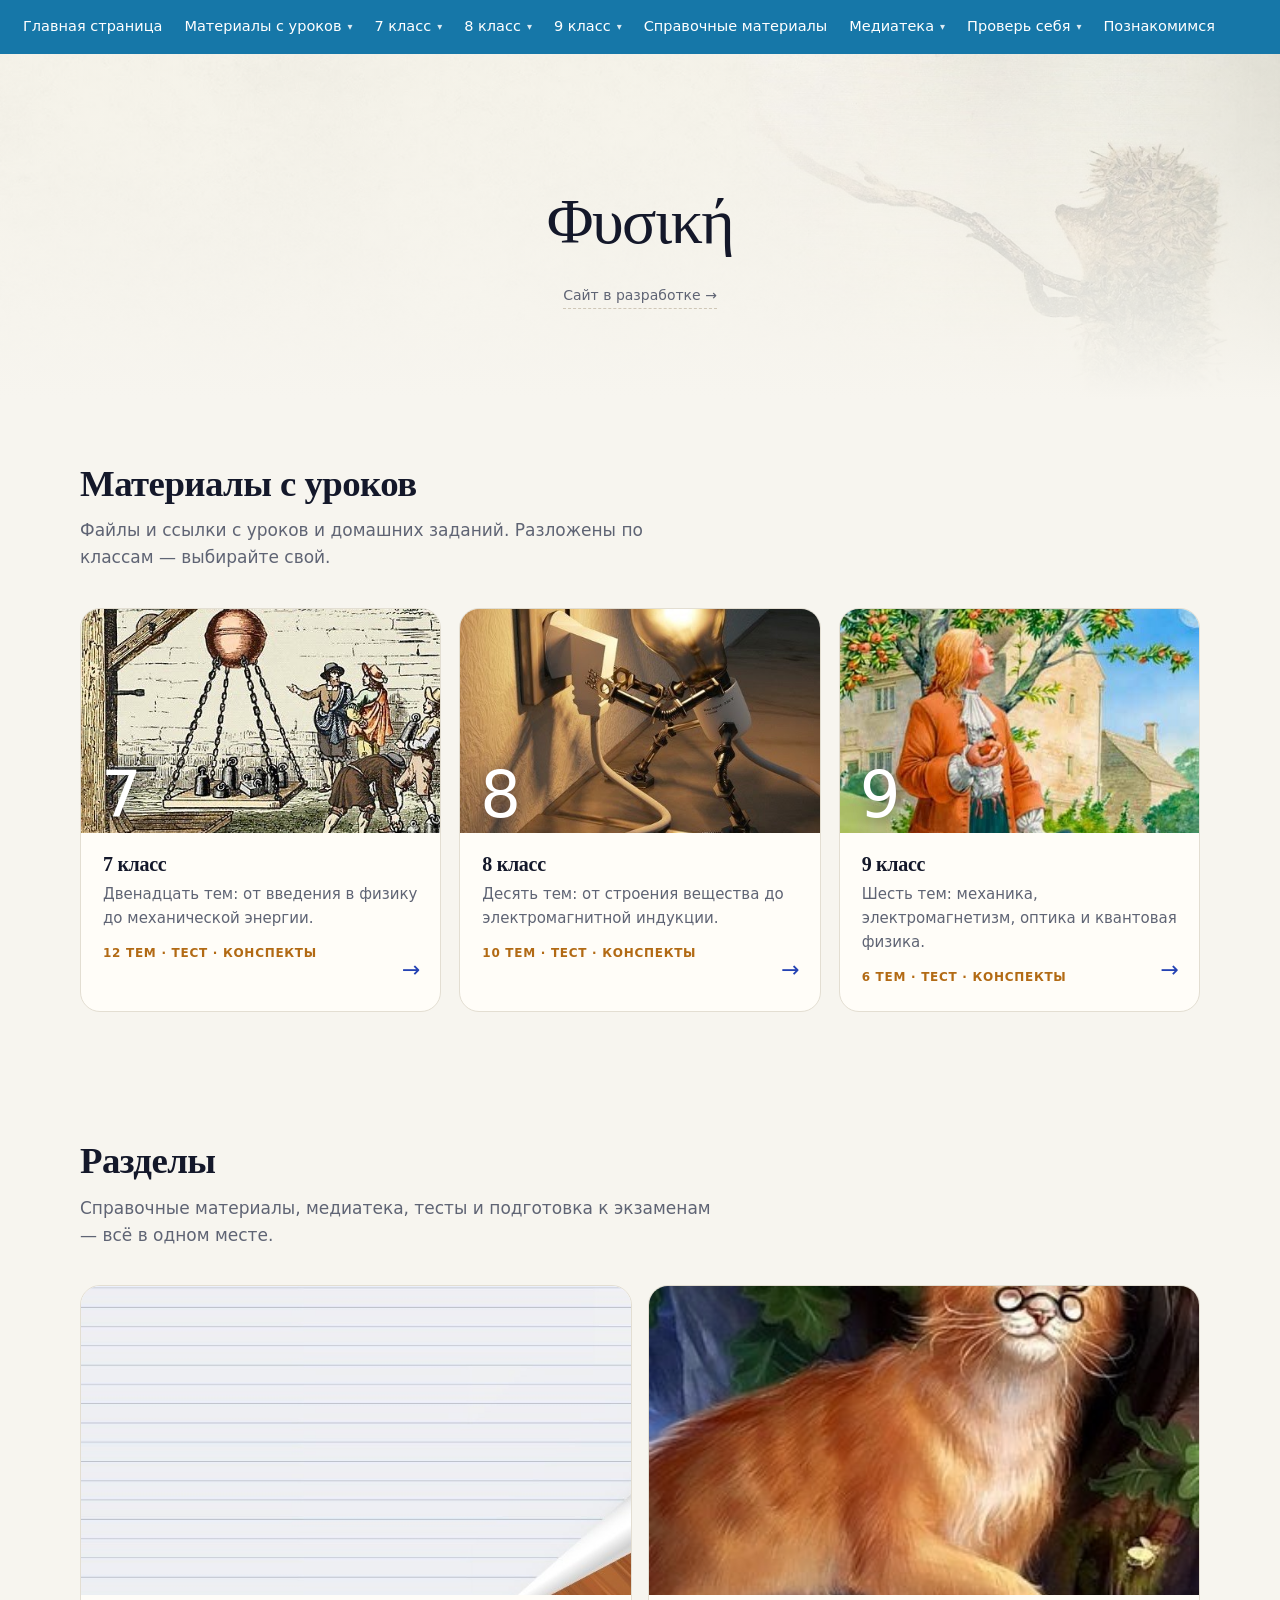
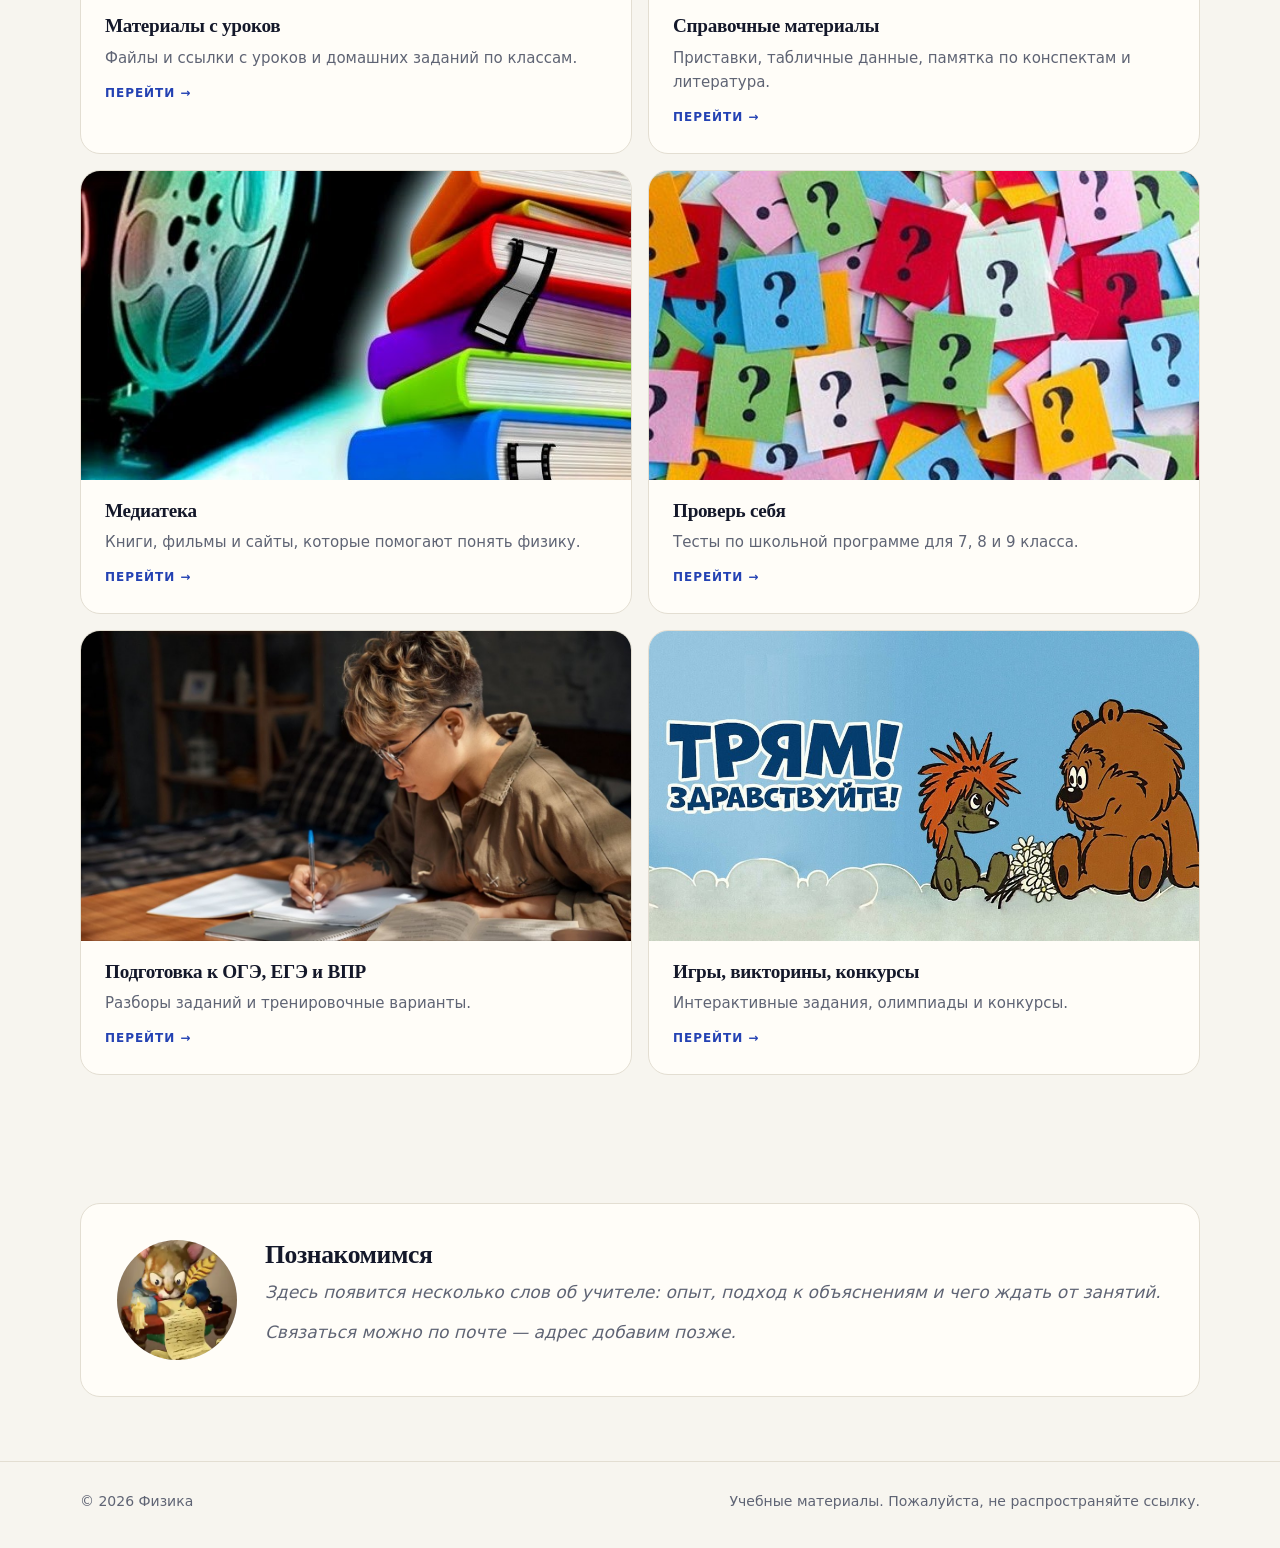
<file: index.html>
<!doctype html>
<html lang="ru">
<head>
  <meta charset="utf-8">
  <meta name="viewport" content="width=device-width, initial-scale=1">
  <meta name="robots" content="noindex, nofollow, noarchive">
  <title>Физика</title>
  <meta name="description" content="Физика для 7–9 классов.">
  <link rel="icon" href="data:image/svg+xml,<svg xmlns='http://www.w3.org/2000/svg' viewBox='0 0 100 100'><rect width='100' height='100' rx='22' fill='%232442b3'/><text x='50' y='73' font-size='62' text-anchor='middle' fill='white' font-family='Georgia'>Φ</text></svg>">
  <link rel="stylesheet" href="assets/style.css?v=8676a46d">
</head>
<body>
  <a class="skip-link" href="#main">Перейти к содержимому</a>

  <header class="topnav">
    <nav class="topnav-inner" aria-label="Основная навигация">
      <a href="index.html">Главная страница</a>

      <div class="nav-item">
        <a href="materials.html">Материалы с уроков <span class="caret" aria-hidden="true">▾</span></a>
        <div class="dropdown">
          <a href="grade-7.html">7 класс</a>
          <a href="grade-8.html">8 класс</a>
          <a href="grade-9.html">9 класс</a>
        </div>
      </div>

      <div class="nav-item">
        <a href="grade-7.html">7 класс <span class="caret" aria-hidden="true">▾</span></a>
        <div class="dropdown">
          <a href="grade-7.html#topic-1">Вводный модуль</a>
          <a href="grade-7.html#topic-3">Строение вещества</a>
          <a href="grade-7.html#topic-4">Механическое движение</a>
          <a href="grade-7.html">Все темы 7 класса</a>
        </div>
      </div>

      <div class="nav-item">
        <a href="grade-8.html">8 класс <span class="caret" aria-hidden="true">▾</span></a>
        <div class="dropdown">
          <a href="grade-8.html#topic-1">Строение и свойства вещества</a>
          <a href="grade-8.html#topic-2">Температура. Внутренняя энергия</a>
          <a href="grade-8.html#topic-3">Тепловые процессы</a>
          <a href="grade-8.html">Все темы 8 класса</a>
        </div>
      </div>

      <div class="nav-item">
        <a href="grade-9.html">9 класс <span class="caret" aria-hidden="true">▾</span></a>
        <div class="dropdown">
          <a href="grade-9.html#topic-1">Механическое движение</a>
          <a href="grade-9.html#topic-2">Законы Ньютона</a>
          <a href="grade-9.html#topic-3">Закон сохранения импульса</a>
          <a href="grade-9.html">Все темы 9 класса</a>
        </div>
      </div>

      <a href="reference.html">Справочные материалы</a>

      <div class="nav-item">
        <a href="media.html">Медиатека <span class="caret" aria-hidden="true">▾</span></a>
        <div class="dropdown">
          <a href="media.html#books">Книги</a>
          <a href="media.html#films">Фильмы</a>
          <a href="media.html#sites">Сайты</a>
          <a href="media.html#games">Игры</a>
        </div>
      </div>

      <div class="nav-item">
        <a href="tests.html">Проверь себя <span class="caret" aria-hidden="true">▾</span></a>
        <div class="dropdown">
          <a href="tests.html#test-7">7 класс</a>
          <a href="tests.html#test-8">8 класс</a>
          <a href="tests.html#test-9">9 класс</a>
          <a href="exams.html">ОГЭ, ЕГЭ и ВПР</a>
          <a href="tests.html#fg">Функциональная грамотность</a>
          <a href="tests.html#games">Игры и викторины</a>
          <a href="tests.html#olymp">Конкурсы и олимпиады</a>
        </div>
      </div>

      <a href="index.html#about">Познакомимся</a>
    </nav>
  </header>

  <main id="main">
    <section class="hero hero-center">
      <div class="container hero-inner">
        <h1 class="hero-greek" lang="el">Φυσική</h1>
        <a class="dev-note" href="development.html">Сайт в разработке <span aria-hidden="true">→</span></a>
      </div>
    </section>

    <section class="section" id="grades">
      <div class="container">
        <div class="section-head">
          <h2>Материалы с уроков</h2>
          <p>Файлы и ссылки с уроков и домашних заданий. Разложены по классам — выбирайте свой.</p>
        </div>

        <div class="grade-grid">
          <a class="grade-card" href="grade-7.html">
            <div class="grade-photo">
              <img src="assets/img/grade-7.jpg" alt="" loading="lazy">
              <span class="grade-num" aria-hidden="true">7</span>
            </div>
            <div class="grade-body">
              <h3>7 класс</h3>
              <p>Двенадцать тем: от введения в физику до механической энергии.</p>
              <span class="grade-meta">12 тем · тест · конспекты</span>
            </div>
            <span class="grade-arrow" aria-hidden="true">→</span>
          </a>

          <a class="grade-card" href="grade-8.html">
            <div class="grade-photo">
              <img src="assets/img/grade-8.jpg" alt="" loading="lazy">
              <span class="grade-num" aria-hidden="true">8</span>
            </div>
            <div class="grade-body">
              <h3>8 класс</h3>
              <p>Десять тем: от строения вещества до электромагнитной индукции.</p>
              <span class="grade-meta">10 тем · тест · конспекты</span>
            </div>
            <span class="grade-arrow" aria-hidden="true">→</span>
          </a>

          <a class="grade-card" href="grade-9.html">
            <div class="grade-photo">
              <img src="assets/img/grade-9.jpg" alt="" loading="lazy">
              <span class="grade-num" aria-hidden="true">9</span>
            </div>
            <div class="grade-body">
              <h3>9 класс</h3>
              <p>Шесть тем: механика, электромагнетизм, оптика и квантовая физика.</p>
              <span class="grade-meta">6 тем · тест · конспекты</span>
            </div>
            <span class="grade-arrow" aria-hidden="true">→</span>
          </a>
        </div>
      </div>
    </section>

    <section class="section" id="sections">
      <div class="container">
        <div class="section-head">
          <h2>Разделы</h2>
          <p>Справочные материалы, медиатека, тесты и подготовка к экзаменам — всё в одном месте.</p>
        </div>

        <div class="hub-grid">
          <a class="hub-card" href="materials.html">
            <div class="hub-media">
              <img src="assets/img/materials.jpg" alt="" loading="lazy">
            </div>
            <div class="hub-body">
              <h3>Материалы с уроков</h3>
              <p>Файлы и ссылки с уроков и домашних заданий по классам.</p>
              <span class="hub-more">Перейти →</span>
            </div>
          </a>

          <a class="hub-card" href="reference.html">
            <div class="hub-media">
              <img src="assets/img/reference.jpg" alt="" loading="lazy">
            </div>
            <div class="hub-body">
              <h3>Справочные материалы</h3>
              <p>Приставки, табличные данные, памятка по конспектам и литература.</p>
              <span class="hub-more">Перейти →</span>
            </div>
          </a>

          <a class="hub-card" href="media.html">
            <div class="hub-media">
              <img src="assets/img/media.jpg" alt="" loading="lazy">
            </div>
            <div class="hub-body">
              <h3>Медиатека</h3>
              <p>Книги, фильмы и сайты, которые помогают понять физику.</p>
              <span class="hub-more">Перейти →</span>
            </div>
          </a>

          <a class="hub-card" href="tests.html">
            <div class="hub-media">
              <img src="assets/img/tests.jpg" alt="" loading="lazy">
            </div>
            <div class="hub-body">
              <h3>Проверь себя</h3>
              <p>Тесты по школьной программе для 7, 8 и 9 класса.</p>
              <span class="hub-more">Перейти →</span>
            </div>
          </a>

          <a class="hub-card" href="exams.html">
            <div class="hub-media">
              <img src="assets/img/exams.jpg" alt="" loading="lazy">
            </div>
            <div class="hub-body">
              <h3>Подготовка к ОГЭ, ЕГЭ и ВПР</h3>
              <p>Разборы заданий и тренировочные варианты.</p>
              <span class="hub-more">Перейти →</span>
            </div>
          </a>

          <a class="hub-card" href="activities.html">
            <div class="hub-media">
              <img src="assets/img/activities.jpg" alt="" loading="lazy">
            </div>
            <div class="hub-body">
              <h3>Игры, викторины, конкурсы</h3>
              <p>Интерактивные задания, олимпиады и конкурсы.</p>
              <span class="hub-more">Перейти →</span>
            </div>
          </a>
        </div>
      </div>
    </section>

    <section class="section" id="about">
      <div class="container">
        <div class="about-card">
          <img class="about-photo" src="assets/img/about-anim.webp" alt="" loading="lazy">
          <div>
            <h2>Познакомимся</h2>
            <p class="tbd">
              Здесь появится несколько слов об учителе: опыт, подход к объяснениям
              и чего ждать от занятий.
            </p>
            <p class="tbd">
              Связаться можно по почте — адрес добавим позже.
            </p>
          </div>
        </div>
      </div>
    </section>
  </main>

  <footer class="site-footer">
    <div class="container footer-inner">
      <p>© 2026 Физика</p>
      <p>Учебные материалы. Пожалуйста, не распространяйте ссылку.</p>
    </div>
  </footer>
</body>
</html>
</file>
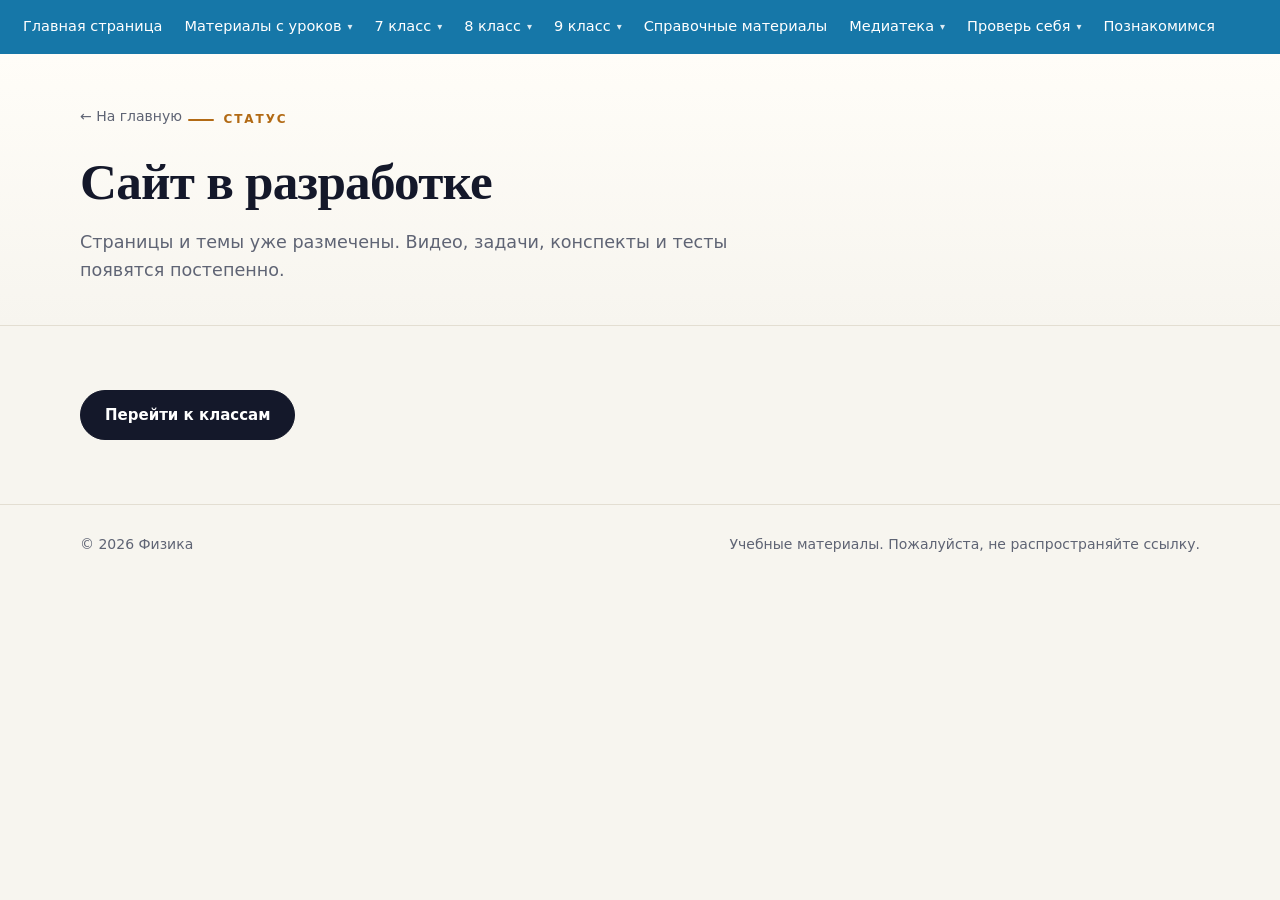
<file: development.html>
<!doctype html>
<html lang="ru">
<head>
  <meta charset="utf-8">
  <meta name="viewport" content="width=device-width, initial-scale=1">
  <meta name="robots" content="noindex, nofollow, noarchive">
  <title>Сайт в разработке — Физика</title>
  <meta name="description" content="Сайт по физике для 7–9 классов находится в разработке.">
  <link rel="icon" href="data:image/svg+xml,<svg xmlns='http://www.w3.org/2000/svg' viewBox='0 0 100 100'><rect width='100' height='100' rx='22' fill='%232442b3'/><text x='50' y='73' font-size='62' text-anchor='middle' fill='white' font-family='Georgia'>Φ</text></svg>">
  <link rel="stylesheet" href="assets/style.css?v=8676a46d">
</head>
<body>
  <a class="skip-link" href="#main">Перейти к содержимому</a>

  <header class="topnav">
    <nav class="topnav-inner" aria-label="Основная навигация">
      <a href="index.html">Главная страница</a>

      <div class="nav-item">
        <a href="materials.html">Материалы с уроков <span class="caret" aria-hidden="true">▾</span></a>
        <div class="dropdown">
          <a href="grade-7.html">7 класс</a>
          <a href="grade-8.html">8 класс</a>
          <a href="grade-9.html">9 класс</a>
        </div>
      </div>

      <div class="nav-item">
        <a href="grade-7.html">7 класс <span class="caret" aria-hidden="true">▾</span></a>
        <div class="dropdown">
          <a href="grade-7.html#topic-1">Вводный модуль</a>
          <a href="grade-7.html#topic-3">Строение вещества</a>
          <a href="grade-7.html#topic-4">Механическое движение</a>
          <a href="grade-7.html">Все темы 7 класса</a>
        </div>
      </div>

      <div class="nav-item">
        <a href="grade-8.html">8 класс <span class="caret" aria-hidden="true">▾</span></a>
        <div class="dropdown">
          <a href="grade-8.html#topic-1">Строение и свойства вещества</a>
          <a href="grade-8.html#topic-2">Температура. Внутренняя энергия</a>
          <a href="grade-8.html#topic-3">Тепловые процессы</a>
          <a href="grade-8.html">Все темы 8 класса</a>
        </div>
      </div>

      <div class="nav-item">
        <a href="grade-9.html">9 класс <span class="caret" aria-hidden="true">▾</span></a>
        <div class="dropdown">
          <a href="grade-9.html#topic-1">Механическое движение</a>
          <a href="grade-9.html#topic-2">Законы Ньютона</a>
          <a href="grade-9.html#topic-3">Закон сохранения импульса</a>
          <a href="grade-9.html">Все темы 9 класса</a>
        </div>
      </div>

      <a href="reference.html">Справочные материалы</a>

      <div class="nav-item">
        <a href="media.html">Медиатека <span class="caret" aria-hidden="true">▾</span></a>
        <div class="dropdown">
          <a href="media.html#books">Книги</a>
          <a href="media.html#films">Фильмы</a>
          <a href="media.html#sites">Сайты</a>
          <a href="media.html#games">Игры</a>
        </div>
      </div>

      <div class="nav-item">
        <a href="tests.html">Проверь себя <span class="caret" aria-hidden="true">▾</span></a>
        <div class="dropdown">
          <a href="tests.html#test-7">7 класс</a>
          <a href="tests.html#test-8">8 класс</a>
          <a href="tests.html#test-9">9 класс</a>
          <a href="exams.html">ОГЭ, ЕГЭ и ВПР</a>
          <a href="tests.html#fg">Функциональная грамотность</a>
          <a href="tests.html#games">Игры и викторины</a>
          <a href="tests.html#olymp">Конкурсы и олимпиады</a>
        </div>
      </div>

      <a href="index.html#about">Познакомимся</a>
    </nav>
  </header>

  <main id="main">
    <section class="page-hero">
      <div class="container">
        <a class="back-link" href="index.html">← На главную</a>
        <p class="eyebrow">Статус</p>
        <h1>Сайт в разработке</h1>
        <p class="lead">
          Страницы и темы уже размечены. Видео, задачи, конспекты и тесты появятся
          постепенно.
        </p>
      </div>
    </section>

    <section class="section">
      <div class="container">
        <div class="dev-body">
          <p>
            <a class="btn" href="index.html">Перейти к классам</a>
          </p>
        </div>
      </div>
    </section>
  </main>

  <footer class="site-footer">
    <div class="container footer-inner">
      <p>© 2026 Физика</p>
      <p>Учебные материалы. Пожалуйста, не распространяйте ссылку.</p>
    </div>
  </footer>
</body>
</html>
</file>
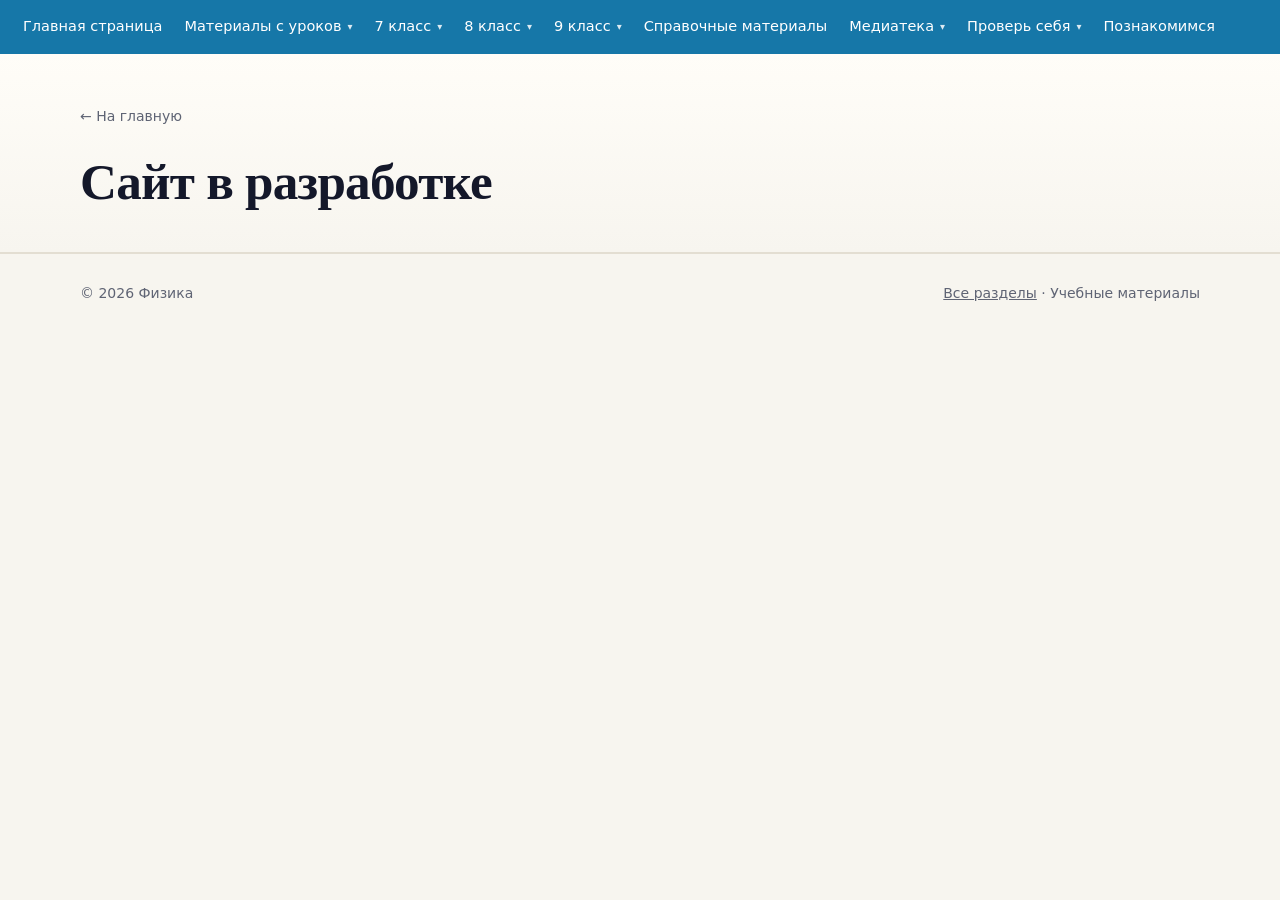
<file: reference.html>
<!doctype html>
<html lang="ru">
<head>
  <meta charset="utf-8">
  <meta name="viewport" content="width=device-width, initial-scale=1">
  <meta name="robots" content="noindex, nofollow, noarchive">
  <title>Справочные материалы — Физика</title>
  <meta name="description" content="То, что нужно держать под рукой: таблицы, приставки и памятки.">
  <link rel="icon" href="data:image/svg+xml,<svg xmlns='http://www.w3.org/2000/svg' viewBox='0 0 100 100'><rect width='100' height='100' rx='22' fill='%232442b3'/><text x='50' y='73' font-size='62' text-anchor='middle' fill='white' font-family='Georgia'>Φ</text></svg>">
  <link rel="stylesheet" href="assets/style.css?v=8676a46d">
</head>
<body>
  <a class="skip-link" href="#main">Перейти к содержимому</a>

  <header class="topnav">
    <nav class="topnav-inner" aria-label="Основная навигация">
      <a href="index.html">Главная страница</a>

      <div class="nav-item">
        <a href="materials.html">Материалы с уроков <span class="caret" aria-hidden="true">▾</span></a>
        <div class="dropdown">
          <a href="grade-7.html">7 класс</a>
          <a href="grade-8.html">8 класс</a>
          <a href="grade-9.html">9 класс</a>
        </div>
      </div>

      <div class="nav-item">
        <a href="grade-7.html">7 класс <span class="caret" aria-hidden="true">▾</span></a>
        <div class="dropdown">
          <a href="grade-7.html#topic-1">Вводный модуль</a>
          <a href="grade-7.html#topic-3">Строение вещества</a>
          <a href="grade-7.html#topic-4">Механическое движение</a>
          <a href="grade-7.html">Все темы 7 класса</a>
        </div>
      </div>

      <div class="nav-item">
        <a href="grade-8.html">8 класс <span class="caret" aria-hidden="true">▾</span></a>
        <div class="dropdown">
          <a href="grade-8.html#topic-1">Строение и свойства вещества</a>
          <a href="grade-8.html#topic-2">Температура. Внутренняя энергия</a>
          <a href="grade-8.html#topic-3">Тепловые процессы</a>
          <a href="grade-8.html">Все темы 8 класса</a>
        </div>
      </div>

      <div class="nav-item">
        <a href="grade-9.html">9 класс <span class="caret" aria-hidden="true">▾</span></a>
        <div class="dropdown">
          <a href="grade-9.html#topic-1">Механическое движение</a>
          <a href="grade-9.html#topic-2">Законы Ньютона</a>
          <a href="grade-9.html#topic-3">Закон сохранения импульса</a>
          <a href="grade-9.html">Все темы 9 класса</a>
        </div>
      </div>

      <a href="reference.html">Справочные материалы</a>

      <div class="nav-item">
        <a href="media.html">Медиатека <span class="caret" aria-hidden="true">▾</span></a>
        <div class="dropdown">
          <a href="media.html#books">Книги</a>
          <a href="media.html#films">Фильмы</a>
          <a href="media.html#sites">Сайты</a>
          <a href="media.html#games">Игры</a>
        </div>
      </div>

      <div class="nav-item">
        <a href="tests.html">Проверь себя <span class="caret" aria-hidden="true">▾</span></a>
        <div class="dropdown">
          <a href="tests.html#test-7">7 класс</a>
          <a href="tests.html#test-8">8 класс</a>
          <a href="tests.html#test-9">9 класс</a>
          <a href="exams.html">ОГЭ, ЕГЭ и ВПР</a>
          <a href="tests.html#fg">Функциональная грамотность</a>
          <a href="tests.html#games">Игры и викторины</a>
          <a href="tests.html#olymp">Конкурсы и олимпиады</a>
        </div>
      </div>

      <a href="index.html#about">Познакомимся</a>
    </nav>
  </header>

    <main id="main">
    <section class="page-hero">
      <div class="container">
        <a class="back-link" href="index.html">← На главную</a>
        <h1>Сайт в разработке</h1>
      </div>
    </section>
  </main>

  <footer class="site-footer">
    <div class="container footer-inner">
      <p>© 2026 Физика</p>
      <p><a href="index.html#sections">Все разделы</a> · Учебные материалы</p>
    </div>
  </footer>
</body>
</html>
</file>
<file: assets/style.css>
/* ============================================================
   Физика — общий стиль
   ============================================================ */

:root {
  --bg: #f7f5ef;
  --surface: #fffdf8;
  --ink: #14182a;
  --muted: #5f6474;
  --line: #e3ded2;
  --accent: #2442b3;
  --accent-soft: #e9edfb;
  --amber: #b26a14;
  --radius: 20px;
  --shadow: 0 1px 2px rgba(20, 24, 42, .05), 0 18px 40px -24px rgba(20, 24, 42, .35);
  --serif: "Iowan Old Style", "Palatino Linotype", Palatino, Georgia, "Times New Roman", serif;
  --sans: system-ui, -apple-system, "Segoe UI", Roboto, "Helvetica Neue", Arial, sans-serif;
  --mono: ui-monospace, SFMono-Regular, Menlo, Consolas, monospace;
}

*,
*::before,
*::after {
  box-sizing: border-box;
}

html {
  scroll-behavior: smooth;
}

body {
  margin: 0;
  background: var(--bg);
  color: var(--ink);
  font-family: var(--sans);
  font-size: 17px;
  line-height: 1.6;
  -webkit-font-smoothing: antialiased;
}

img {
  max-width: 100%;
  display: block;
}

a {
  color: inherit;
}

button {
  font: inherit;
}

.container {
  width: min(1120px, calc(100% - 40px));
  margin-inline: auto;
}

h1,
h2,
h3 {
  font-family: var(--serif);
  font-weight: 600;
  letter-spacing: -.015em;
  line-height: 1.15;
}

p {
  margin: 0;
}

:focus-visible {
  outline: 3px solid var(--accent);
  outline-offset: 3px;
  border-radius: 4px;
}

::selection {
  background: var(--accent);
  color: #fff;
}

/* ===== Ссылка «к содержимому» ===== */

.skip-link {
  position: absolute;
  left: 12px;
  top: -60px;
  z-index: 100;
  background: var(--ink);
  color: #fff;
  padding: 10px 16px;
  border-radius: 10px;
  text-decoration: none;
  transition: top .2s ease;
}

.skip-link:focus {
  top: 12px;
}

/* ===== Шапка ===== */

.site-header {
  position: sticky;
  top: 0;
  z-index: 50;
  background: rgba(247, 245, 239, .88);
  backdrop-filter: blur(12px);
  border-bottom: 1px solid var(--line);
}

.header-inner {
  display: flex;
  align-items: center;
  justify-content: space-between;
  gap: 20px;
  min-height: 68px;
}

.brand {
  display: inline-flex;
  align-items: center;
  gap: 12px;
  text-decoration: none;
}

.brand-mark {
  display: grid;
  place-items: center;
  width: 40px;
  height: 40px;
  border-radius: 12px;
  background: var(--accent);
  color: #fff;
  font-family: var(--serif);
  font-size: 24px;
  line-height: 1;
  padding-bottom: 2px;
}

.brand-text {
  display: flex;
  flex-direction: column;
  line-height: 1.2;
}

.brand-text strong {
  font-family: var(--serif);
  font-size: 20px;
  font-weight: 600;
}

.brand-text small {
  color: var(--muted);
  font-size: 12px;
  letter-spacing: .04em;
  text-transform: uppercase;
}

.site-nav {
  display: flex;
  align-items: center;
  gap: 6px;
}

.site-nav a {
  padding: 8px 14px;
  border-radius: 999px;
  text-decoration: none;
  font-size: 15px;
  color: var(--muted);
  transition: color .15s ease, background .15s ease;
}

.site-nav a:hover {
  color: var(--ink);
  background: rgba(20, 24, 42, .05);
}

.site-nav a[aria-current="page"] {
  color: var(--accent);
  background: var(--accent-soft);
  font-weight: 600;
}

/* ===== Главный экран ===== */

.hero {
  position: relative;
  overflow: hidden;
  padding: 88px 0 76px;
}

.hero::after {
  content: "";
  position: absolute;
  right: -140px;
  top: -120px;
  width: 460px;
  height: 460px;
  border-radius: 50%;
  background: radial-gradient(circle, rgba(36, 66, 179, .10), transparent 68%);
  pointer-events: none;
}

.hero-inner {
  position: relative;
  z-index: 1;
  max-width: 760px;
}

.eyebrow {
  display: inline-flex;
  align-items: center;
  gap: 10px;
  margin: 0 0 18px;
  color: var(--amber);
  font-size: 12px;
  font-weight: 700;
  letter-spacing: .16em;
  text-transform: uppercase;
}

.eyebrow::before {
  content: "";
  width: 26px;
  height: 2px;
  background: currentColor;
  border-radius: 2px;
}

.hero h1 {
  margin: 0;
  font-size: clamp(2.4rem, 5.4vw, 4rem);
  line-height: 1.04;
  letter-spacing: -.025em;
}

.lead {
  max-width: 58ch;
  margin-top: 22px;
  color: var(--muted);
  font-size: 1.1rem;
}

.hero-actions {
  display: flex;
  flex-wrap: wrap;
  gap: 12px;
  margin-top: 32px;
}

.btn {
  display: inline-flex;
  align-items: center;
  justify-content: center;
  gap: 8px;
  min-height: 48px;
  padding: 12px 24px;
  border: 1px solid var(--ink);
  border-radius: 999px;
  background: var(--ink);
  color: #fff;
  font-size: 15px;
  font-weight: 600;
  text-decoration: none;
  cursor: pointer;
  transition: transform .15s ease, background .15s ease, border-color .15s ease;
}

.btn:hover {
  transform: translateY(-1px);
  background: #232941;
}

.btn-ghost {
  background: transparent;
  color: var(--ink);
  border-color: var(--line);
}

.btn-ghost:hover {
  background: var(--surface);
  border-color: #cfc8b8;
}

.btn[disabled],
.btn-disabled {
  opacity: .45;
  cursor: not-allowed;
  transform: none;
}

.notice {
  display: inline-flex;
  align-items: center;
  gap: 8px;
  margin-top: 30px;
  color: var(--muted);
  font-size: 14px;
}

.notice::before {
  content: "";
  width: 7px;
  height: 7px;
  border-radius: 50%;
  background: var(--amber);
}

/* ===== Минимальный главный экран ===== */

.hero-center {
  padding: clamp(72px, 15vh, 150px) 0 clamp(56px, 10vh, 100px);
  text-align: center;
  background:
    linear-gradient(180deg, rgba(247, 245, 239, .62) 0%, rgba(247, 245, 239, .88) 70%, var(--bg) 100%),
    url("img/hero-hedgehog.jpg") center / cover no-repeat;
}

.hero-center::after {
  display: none;
}

.hero-center .hero-inner {
  max-width: none;
}

.hero-greek {
  margin: 0;
  font-family: var(--serif);
  font-weight: 500;
  font-size: clamp(4.5rem, 16vw, 10rem);
  line-height: .95;
  letter-spacing: -.045em;
}

.dev-note {
  display: inline-block;
  margin-top: 28px;
  padding-bottom: 2px;
  border-bottom: 1px dashed #cfc7b6;
  color: var(--muted);
  font-size: 14px;
  text-decoration: none;
  transition: color .15s ease, border-color .15s ease;
}

.dev-note:hover {
  color: var(--accent);
  border-bottom-color: var(--accent);
}

.dev-body {
  max-width: 780px;
}

.dev-body .steps {
  margin-top: 40px;
}

.dev-body > .tbd {
  margin-top: 32px;
}

/* Декоративные формулы */

.formula {
  position: absolute;
  font-family: var(--serif);
  font-style: italic;
  color: rgba(36, 66, 179, .16);
  user-select: none;
  pointer-events: none;
  z-index: 0;
}

.formula-1 { top: 96px; right: 6%; font-size: 46px; transform: rotate(-8deg); }
.formula-2 { top: 210px; right: 14%; font-size: 30px; transform: rotate(5deg); }
.formula-3 { bottom: 90px; right: 8%; font-size: 38px; transform: rotate(-4deg); }
.formula-4 { bottom: 30px; right: 22%; font-size: 24px; transform: rotate(9deg); }

/* ===== Секции ===== */

.section {
  padding: 64px 0;
}

.section-head {
  max-width: 640px;
  margin-bottom: 36px;
}

.section-head h2 {
  margin: 0;
  font-size: clamp(1.7rem, 3vw, 2.3rem);
}

.section-head p {
  margin-top: 12px;
  color: var(--muted);
}

/* ===== Классы ===== */

.grade-grid {
  display: grid;
  grid-template-columns: repeat(3, 1fr);
  gap: 18px;
}

.grade-card {
  position: relative;
  display: block;
  overflow: hidden;
  border: 1px solid var(--line);
  border-radius: var(--radius);
  background: var(--surface);
  text-decoration: none;
  transition: transform .18s ease, box-shadow .18s ease, border-color .18s ease;
}

.grade-card:hover {
  transform: translateY(-3px);
  border-color: #cdd5ee;
  box-shadow: var(--shadow);
}

.grade-photo {
  position: relative;
  overflow: hidden;
  aspect-ratio: 16 / 10;
  background: #e9e4d8;
}

.grade-photo img {
  width: 100%;
  height: 100%;
  object-fit: cover;
  transition: transform .35s ease;
}

.grade-card:hover .grade-photo img {
  transform: scale(1.04);
}

.grade-photo .grade-num {
  position: absolute;
  left: 20px;
  bottom: 6px;
  color: #fff;
  font-size: 64px;
  line-height: 1;
  text-shadow: 0 2px 18px rgba(20, 24, 42, .55);
}

.grade-body {
  display: block;
  padding: 20px 22px 24px;
}

.grade-card h3 {
  margin: 0;
  font-size: 1.25rem;
}

.grade-card p {
  margin-top: 6px;
  color: var(--muted);
  font-size: 15px;
}

.grade-meta {
  display: block;
  margin-top: 14px;
  color: var(--amber);
  font-size: 12px;
  font-weight: 700;
  letter-spacing: .06em;
  text-transform: uppercase;
}

.grade-arrow {
  position: absolute;
  right: 20px;
  bottom: 24px;
  color: var(--accent);
  font-size: 22px;
  transition: transform .18s ease;
}

.grade-card:hover .grade-arrow {
  transform: translateX(4px);
}

/* ===== Как устроен курс ===== */

.steps {
  display: grid;
  grid-template-columns: repeat(3, 1fr);
  gap: 28px;
  padding: 8px 0 12px;
}

.step {
  padding-top: 18px;
  border-top: 1px solid var(--line);
}

.step-num {
  font-family: var(--mono);
  font-size: 12px;
  letter-spacing: .12em;
  color: var(--amber);
}

.step h3 {
  margin: 10px 0 6px;
  font-size: 1.15rem;
}

.step p {
  color: var(--muted);
  font-size: 15px;
}

/* ===== Об учителе ===== */

.about-card {
  display: grid;
  grid-template-columns: 120px 1fr;
  gap: 28px;
  align-items: start;
  padding: 36px;
  border: 1px solid var(--line);
  border-radius: var(--radius);
  background: var(--surface);
}

.about-photo {
  width: 120px;
  height: 120px;
  border-radius: 50%;
  object-fit: cover;
  background: var(--accent-soft);
}

.avatar {
  display: grid;
  place-items: center;
  width: 96px;
  height: 96px;
  border-radius: 50%;
  background: var(--accent-soft);
  color: var(--accent);
  font-family: var(--serif);
  font-size: 42px;
}

.about-card h2 {
  margin: 0 0 10px;
  font-size: 1.6rem;
}

.about-card p + p {
  margin-top: 12px;
}

.tbd {
  color: var(--muted);
  font-style: italic;
}

/* ===== Страница класса ===== */

.page-hero {
  padding: 48px 0 40px;
  background: linear-gradient(180deg, var(--surface), var(--bg));
  border-bottom: 1px solid var(--line);
}

.page-hero--photo {
  background-image:
    linear-gradient(90deg, rgba(255, 253, 248, .96) 0%, rgba(255, 253, 248, .88) 55%, rgba(255, 253, 248, .40) 100%),
    var(--hero-img);
  background-size: cover;
  background-position: center;
}

.back-link {
  display: inline-flex;
  align-items: center;
  gap: 8px;
  margin-bottom: 26px;
  color: var(--muted);
  font-size: 14px;
  text-decoration: none;
}

.back-link:hover {
  color: var(--ink);
}

.page-hero h1 {
  margin: 0;
  font-size: clamp(2.1rem, 4.4vw, 3.2rem);
}

.page-hero .lead {
  margin-top: 16px;
}

.chips {
  display: flex;
  flex-wrap: wrap;
  gap: 8px;
  margin-top: 28px;
}

.chips a {
  padding: 9px 16px;
  border: 1px solid var(--line);
  border-radius: 999px;
  background: var(--surface);
  color: var(--muted);
  font-size: 14px;
  text-decoration: none;
  transition: color .15s ease, border-color .15s ease, background .15s ease;
}

.chips a:hover {
  color: var(--accent);
  border-color: #cdd5ee;
  background: var(--accent-soft);
}

/* ===== Разделы-хаб ===== */

.hub-grid {
  display: grid;
  grid-template-columns: repeat(2, minmax(0, 1fr));
  gap: 16px;
}

.hub-card {
  display: flex;
  flex-direction: column;
  overflow: hidden;
  padding: 0;
  border: 1px solid var(--line);
  border-radius: var(--radius);
  background: var(--surface);
  text-decoration: none;
  transition: transform .18s ease, box-shadow .18s ease, border-color .18s ease;
}

.hub-card:hover {
  transform: translateY(-3px);
  border-color: #cdd5ee;
  box-shadow: var(--shadow);
}

.hub-media {
  overflow: hidden;
  aspect-ratio: 16 / 9;
  background: #e9e4d8;
}

.hub-media img {
  width: 100%;
  height: 100%;
  object-fit: cover;
  transition: transform .35s ease;
}

.hub-card:hover .hub-media img {
  transform: scale(1.04);
}

.hub-body {
  padding: 20px 24px 24px;
}

.hub-card h3 {
  margin: 0;
  font-size: 1.2rem;
}

.hub-card p {
  margin-top: 8px;
  color: var(--muted);
  font-size: 15px;
}

.hub-more {
  display: inline-block;
  margin-top: 14px;
  color: var(--accent);
  font-size: 12px;
  font-weight: 700;
  letter-spacing: .08em;
  text-transform: uppercase;
}

/* ===== Страницы разделов ===== */

.info-grid {
  display: grid;
  grid-template-columns: repeat(2, minmax(0, 1fr));
  gap: 18px;
}

.info-card {
  padding: 26px 28px;
  border: 1px solid var(--line);
  border-radius: 18px;
  background: var(--surface);
}

.info-card h2 {
  margin: 0;
  font-size: 1.2rem;
}

.info-card p {
  margin-top: 8px;
  color: var(--muted);
  font-size: 15px;
}

.info-link {
  display: inline-block;
  margin-top: 16px;
  color: var(--accent);
  font-size: 14px;
  font-weight: 600;
  text-decoration: none;
}

.info-link:hover {
  text-decoration: underline;
}

.section-note {
  margin-top: 28px;
  color: var(--muted);
  font-size: 14px;
}

@media (max-width: 720px) {
  .hub-grid,
  .info-grid {
    grid-template-columns: 1fr;
  }
}

/* ===== Тема ===== */

.topic-index {
  display: grid;
  grid-template-columns: repeat(2, minmax(0, 1fr));
  gap: 0 32px;
  margin-top: 30px;
  border-top: 1px solid var(--line);
}

.topic-index a {
  display: flex;
  gap: 14px;
  padding: 12px 0;
  border-bottom: 1px solid var(--line);
  color: var(--ink);
  font-size: 15px;
  text-decoration: none;
  transition: color .15s ease;
}

.topic-index a span {
  flex: none;
  padding-top: 3px;
  color: var(--amber);
  font-family: var(--mono);
  font-size: 12px;
  letter-spacing: .06em;
}

.topic-index a:hover {
  color: var(--accent);
}

.topic {
  padding: 56px 0;
  border-top: 1px solid var(--line);
  scroll-margin-top: 88px;
}

.page-hero + .topic {
  border-top: 0;
}

.topic-head {
  display: flex;
  gap: 20px;
  align-items: flex-start;
}

.topic-num {
  flex: none;
  padding-top: 8px;
  font-family: var(--mono);
  font-size: 13px;
  letter-spacing: .1em;
  color: var(--amber);
}

.topic-head h2 {
  margin: 0;
  font-size: clamp(1.5rem, 2.8vw, 2rem);
}

.topic-head p {
  margin-top: 8px;
  color: var(--muted);
}

.topic-body {
  display: grid;
  grid-template-columns: 1.15fr .85fr;
  gap: 28px;
  margin-top: 28px;
  padding-left: 36px;
}

/* Превью видео */

.video-card {
  margin: 0;
}

.video-poster {
  position: relative;
  aspect-ratio: 16 / 9;
  border-radius: 16px;
  overflow: hidden;
  background:
    radial-gradient(120% 120% at 15% 10%, rgba(80, 110, 220, .45), transparent 55%),
    linear-gradient(145deg, #1a2138 0%, #141a2b 60%, #0f1422 100%);
  box-shadow: inset 0 0 0 1px rgba(255, 255, 255, .06);
}

.video-poster::before {
  content: "";
  position: absolute;
  inset: 0;
  background-image:
    linear-gradient(rgba(255, 255, 255, .05) 1px, transparent 1px),
    linear-gradient(90deg, rgba(255, 255, 255, .05) 1px, transparent 1px);
  background-size: 46px 46px;
  mask-image: radial-gradient(80% 80% at 50% 50%, #000 20%, transparent 100%);
}

.video-badge {
  position: absolute;
  top: 16px;
  left: 16px;
  padding: 5px 11px;
  border-radius: 999px;
  background: rgba(255, 255, 255, .12);
  color: #e8ecfa;
  font-size: 11px;
  font-weight: 700;
  letter-spacing: .12em;
  text-transform: uppercase;
}

.play {
  position: absolute;
  top: 50%;
  left: 50%;
  transform: translate(-50%, -50%);
  display: grid;
  place-items: center;
  width: 72px;
  height: 72px;
  border: 1px solid rgba(255, 255, 255, .35);
  border-radius: 50%;
  background: rgba(255, 255, 255, .10);
  color: #fff;
  font-size: 22px;
  padding-left: 4px;
  backdrop-filter: blur(4px);
}

.video-soon {
  position: absolute;
  right: 16px;
  bottom: 14px;
  color: rgba(232, 236, 250, .75);
  font-family: var(--mono);
  font-size: 12px;
  letter-spacing: .08em;
}

.video-card figcaption {
  margin-top: 10px;
  color: var(--muted);
  font-size: 13px;
}

/* Сюда встаёт настоящий плеер, когда появится видео */

.video-frame {
  aspect-ratio: 16 / 9;
  border-radius: 16px;
  overflow: hidden;
  background: #0f1422;
  box-shadow: inset 0 0 0 1px rgba(255, 255, 255, .06);
}

.video-frame iframe {
  display: block;
  width: 100%;
  height: 100%;
  border: 0;
}

/* Карточки материалов */

.topic-res {
  display: grid;
  gap: 16px;
  align-content: start;
}

.res-card {
  padding: 20px 22px;
  border: 1px solid var(--line);
  border-radius: 16px;
  background: var(--surface);
}

.res-icon {
  display: grid;
  place-items: center;
  width: 38px;
  height: 38px;
  margin-bottom: 12px;
  border-radius: 10px;
  background: var(--accent-soft);
  color: var(--accent);
  font-size: 18px;
}

.res-card h3 {
  margin: 0;
  font-size: 1.05rem;
}

.res-card p {
  margin-top: 6px;
  color: var(--muted);
  font-size: 14px;
}

.pill {
  display: inline-block;
  margin-top: 14px;
  padding: 4px 11px;
  border-radius: 999px;
  background: #f1ede3;
  color: var(--muted);
  font-size: 11px;
  font-weight: 700;
  letter-spacing: .08em;
  text-transform: uppercase;
}

.pill-link {
  background: var(--accent-soft);
  color: var(--accent);
  text-decoration: none;
  transition: background .15s ease;
}

.pill-link:hover {
  background: #d9e2fb;
}

.pdf-links {
  display: flex;
  flex-wrap: wrap;
  gap: 6px;
  margin-top: 14px;
}

.pdf-links .pill {
  margin-top: 0;
}

/* ===== Тест и дополнительные материалы ===== */

.assessment {
  padding: 64px 0 72px;
  border-top: 1px solid var(--line);
}

.assessment-grid {
  display: grid;
  grid-template-columns: 1.15fr .85fr;
  gap: 20px;
  align-items: stretch;
}

.test-card {
  position: relative;
  overflow: hidden;
  padding: 40px;
  border-radius: 24px;
  background:
    radial-gradient(90% 120% at 100% 0%, rgba(70, 100, 210, .35), transparent 60%),
    #161b2e;
  color: #f3f1ea;
}

.test-card::after {
  content: "F = ma";
  position: absolute;
  right: 24px;
  bottom: -10px;
  font-family: var(--serif);
  font-style: italic;
  font-size: 64px;
  color: rgba(255, 255, 255, .06);
  pointer-events: none;
}

.eyebrow.light {
  color: #f0c78a;
}

.test-card h2 {
  margin: 0;
  font-size: clamp(1.5rem, 2.6vw, 2rem);
}

.test-card p {
  margin-top: 12px;
  max-width: 46ch;
  color: rgba(243, 241, 234, .72);
}

.test-meta {
  display: flex;
  flex-wrap: wrap;
  gap: 18px;
  margin-top: 20px;
  color: rgba(243, 241, 234, .6);
  font-family: var(--mono);
  font-size: 12px;
  letter-spacing: .06em;
}

.test-card .btn {
  margin-top: 26px;
  border-color: rgba(255, 255, 255, .28);
  background: rgba(255, 255, 255, .10);
  color: #fff;
}

.hint {
  margin-top: 12px;
  color: rgba(243, 241, 234, .5);
  font-size: 13px;
}

.extra-card {
  padding: 40px;
  border: 1px dashed #cfc7b6;
  border-radius: 24px;
}

.extra-card h2 {
  margin: 0;
  font-size: clamp(1.4rem, 2.4vw, 1.8rem);
}

.extra-card > p {
  margin-top: 10px;
  color: var(--muted);
  font-size: 15px;
}

.soon-list {
  margin: 22px 0 0;
  padding: 0;
  list-style: none;
}

.soon-list li {
  display: flex;
  align-items: baseline;
  justify-content: space-between;
  gap: 16px;
  padding: 12px 0;
  border-bottom: 1px dashed var(--line);
  font-size: 15px;
}

.soon-list li:last-child {
  border-bottom: 0;
}

.soon-list em {
  color: var(--muted);
  font-size: 11px;
  font-style: normal;
  font-weight: 700;
  letter-spacing: .1em;
  text-transform: uppercase;
}

/* ===== Подвал ===== */

.site-footer {
  border-top: 1px solid var(--line);
  padding: 28px 0 36px;
  color: var(--muted);
  font-size: 14px;
}

.footer-inner {
  display: flex;
  flex-wrap: wrap;
  justify-content: space-between;
  gap: 10px 24px;
}

.footer-inner a {
  color: var(--muted);
}

/* ===== Адаптив ===== */

@media (max-width: 1040px) {
  .formula {
    display: none;
  }
}

@media (max-width: 960px) {
  .grade-grid,
  .steps {
    grid-template-columns: 1fr;
  }

  .topic-body,
  .assessment-grid {
    grid-template-columns: 1fr;
    padding-left: 0;
  }

  .topic-head {
    gap: 14px;
  }

  .formula-3,
  .formula-4 {
    display: none;
  }
}

@media (max-width: 720px) {
  body {
    font-size: 16px;
  }

  .container {
    width: min(1120px, calc(100% - 32px));
  }

  .hero {
    padding: 56px 0 48px;
  }

  .section {
    padding: 48px 0;
  }

  .about-card {
    grid-template-columns: 1fr;
    padding: 26px;
  }

  .avatar {
    width: 72px;
    height: 72px;
    font-size: 32px;
  }

  .test-card,
  .extra-card {
    padding: 28px;
  }

  .formula {
    display: none;
  }

  .page-hero--photo {
    background-image:
      linear-gradient(180deg, rgba(255, 253, 248, .94) 0%, rgba(255, 253, 248, .86) 100%),
      var(--hero-img);
  }
}

@media (max-width: 560px) {
  .header-inner {
    gap: 10px;
  }

  .brand-text small {
    display: none;
  }

  .site-nav {
    gap: 2px;
  }

  .site-nav a {
    padding: 7px 10px;
    font-size: 14px;
  }

  .hero-actions .btn {
    width: 100%;
  }

  .grade-card {
    padding: 0;
  }

  .grade-body {
    padding: 18px 18px 22px;
  }

  .topic {
    padding: 44px 0;
  }
}

@media (prefers-reduced-motion: reduce) {
  html {
    scroll-behavior: auto;
  }

  *,
  *::before,
  *::after {
    transition: none !important;
    animation: none !important;
  }
}


/* ===== Верхнее меню ===== */

.topnav {
  position: sticky;
  top: 0;
  z-index: 100;
  background: #1677a8;
}

.topnav-inner {
  display: flex;
  align-items: center;
  width: min(1280px, calc(100% - 24px));
  margin: 0 auto;
  min-height: 54px;
}

.topnav > .topnav-inner > a,
.nav-item > a {
  display: inline-flex;
  align-items: center;
  gap: 6px;
  height: 54px;
  padding: 0 11px;
  color: #fff;
  font-size: 14.5px;
  text-decoration: none;
  white-space: nowrap;
}

.topnav a:hover {
  background: rgba(255, 255, 255, .14);
}

.nav-item {
  position: relative;
}

.caret {
  font-size: 10px;
  opacity: .85;
}

.dropdown {
  position: absolute;
  top: 100%;
  left: 0;
  display: none;
  min-width: 250px;
  padding: 8px 0;
  background: #fff;
  border-radius: 0 0 10px 10px;
  box-shadow: 0 16px 34px rgba(10, 40, 60, .22);
  z-index: 120;
}

.nav-item:hover .dropdown,
.nav-item:focus-within .dropdown {
  display: block;
}

.dropdown a {
  display: block;
  height: auto;
  padding: 9px 18px;
  color: #1b2b3a;
  font-size: 14px;
  line-height: 1.35;
  text-decoration: none;
  white-space: normal;
}

.dropdown a:hover {
  background: #eaf3fa;
  color: #0f5f8a;
}

@media (max-width: 1100px) {
  .topnav-inner {
    overflow-x: auto;
    width: 100%;
    padding: 0 8px;
  }

  .topnav > .topnav-inner > a,
  .nav-item > a {
    padding: 0 10px;
    font-size: 14px;
  }

  .dropdown {
    display: none !important;
  }

  .caret {
    display: none;
  }
}


/* ===== Медиатека ===== */

.media-section {
  padding: 52px 0;
  border-top: 1px solid var(--line);
  scroll-margin-top: 72px;
}

.media-section h2 {
  margin: 0 0 8px;
  font-size: clamp(1.6rem, 3vw, 2.1rem);
}

.media-intro {
  max-width: 65ch;
  color: var(--muted);
}

.media-grid {
  display: grid;
  grid-template-columns: repeat(2, minmax(0, 1fr));
  gap: 18px;
  margin-top: 28px;
}

.media-group {
  padding: 24px 26px;
  border: 1px solid var(--line);
  border-radius: 18px;
  background: var(--surface);
}

.media-group h3 {
  margin: 0;
  font-size: 1.1rem;
}

.media-items {
  margin: 12px 0 0;
  padding: 0;
  list-style: none;
}

.media-items li {
  position: relative;
  margin-top: 8px;
  padding-left: 16px;
  color: var(--muted);
  font-size: 15px;
}

.media-items li::before {
  content: "—";
  position: absolute;
  left: 0;
  color: var(--amber);
}

.media-items strong {
  color: var(--ink);
  font-weight: 600;
}

.media-source {
  margin-top: 24px;
  color: var(--muted);
  font-size: 14px;
}

.media-empty {
  margin-top: 16px;
  color: var(--muted);
  font-style: italic;
}

@media (max-width: 720px) {
  .media-section {
    padding: 40px 0;
  }

  .media-grid {
    grid-template-columns: 1fr;
  }
}


/* ===== Встроенная форма ===== */

.form-embed-wrap {
  margin-top: 32px;
}

.form-embed-wrap h3 {
  margin: 0 0 14px;
  font-family: var(--serif);
  font-size: 1.2rem;
}

.form-embed {
  width: 100%;
  height: 640px;
  border: 0;
  border-radius: 16px;
  background: #fff;
  box-shadow: 0 1px 2px rgba(20, 24, 42, .06), 0 18px 40px -28px rgba(20, 24, 42, .35);
}

@media (max-width: 720px) {
  .form-embed {
    height: 560px;
  }
}

@media (max-width: 720px) {
  .topic-index {
    grid-template-columns: 1fr;
  }
}
</file>
